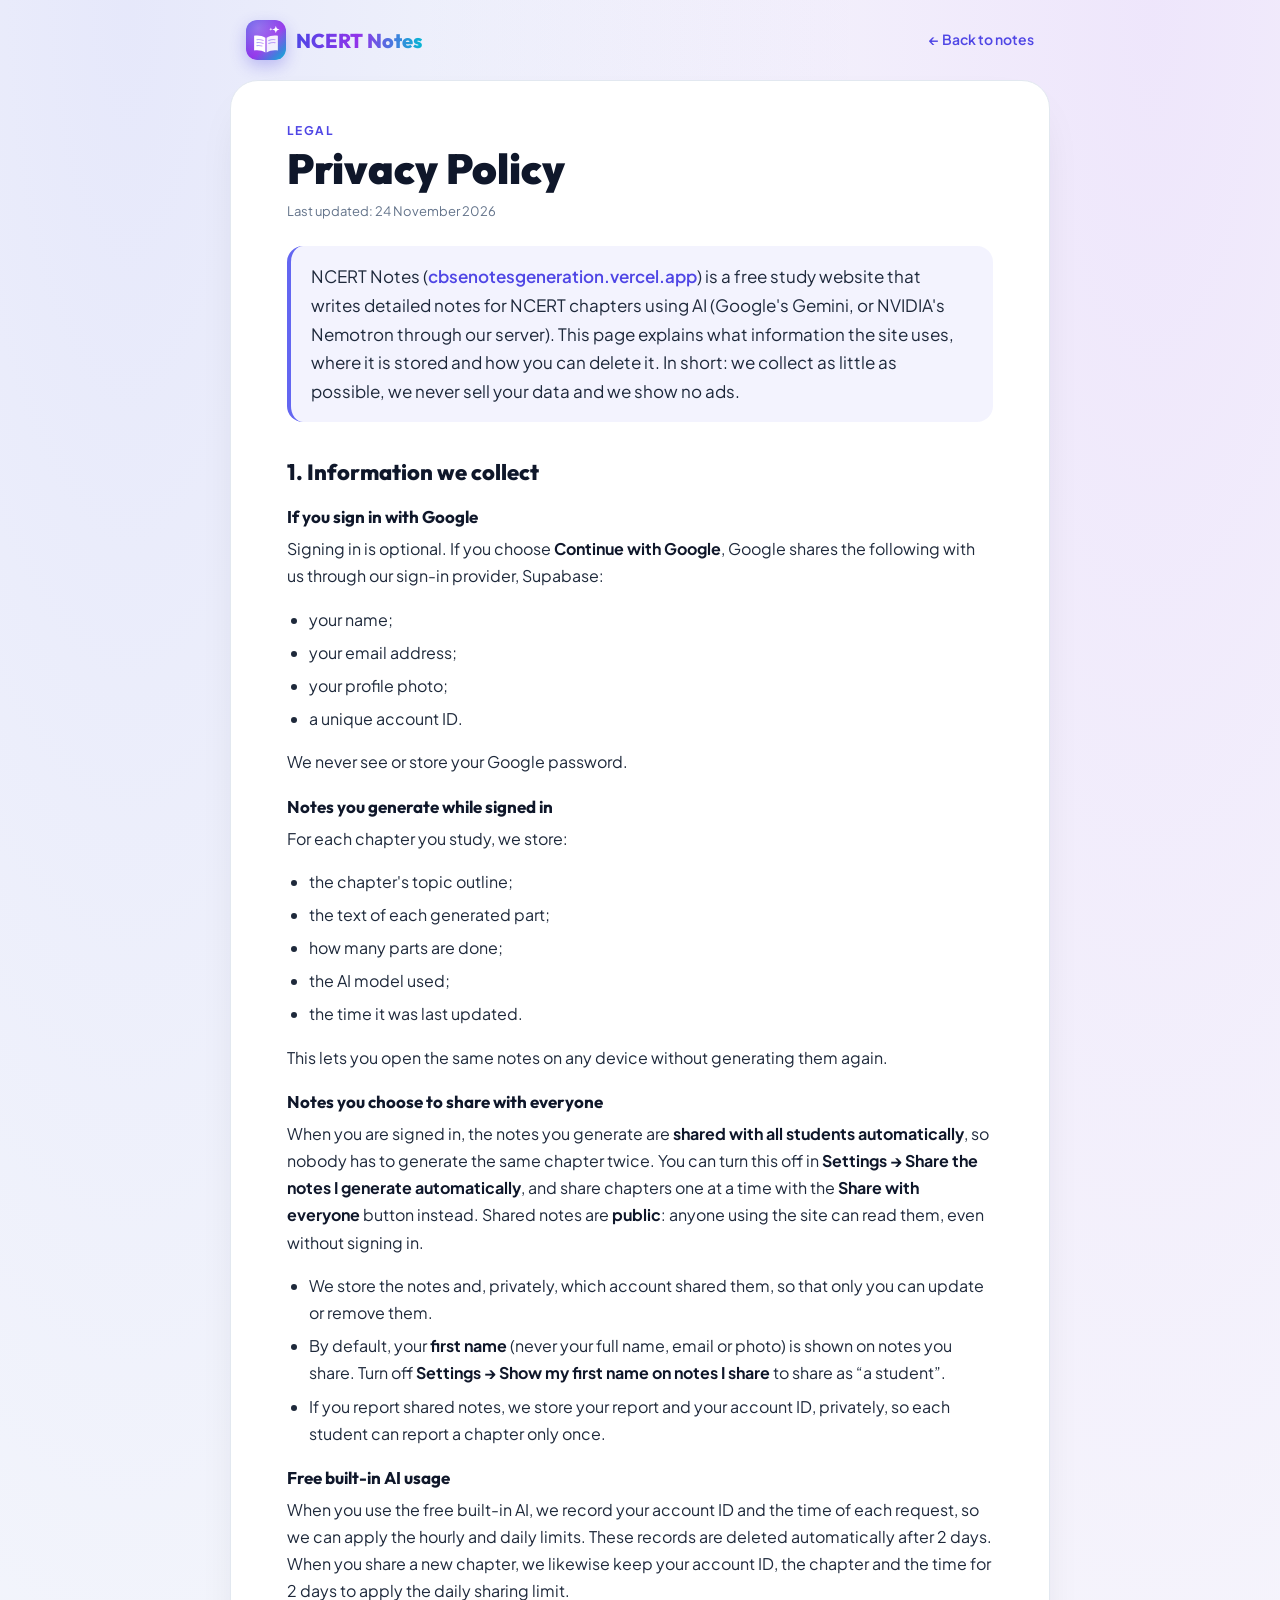
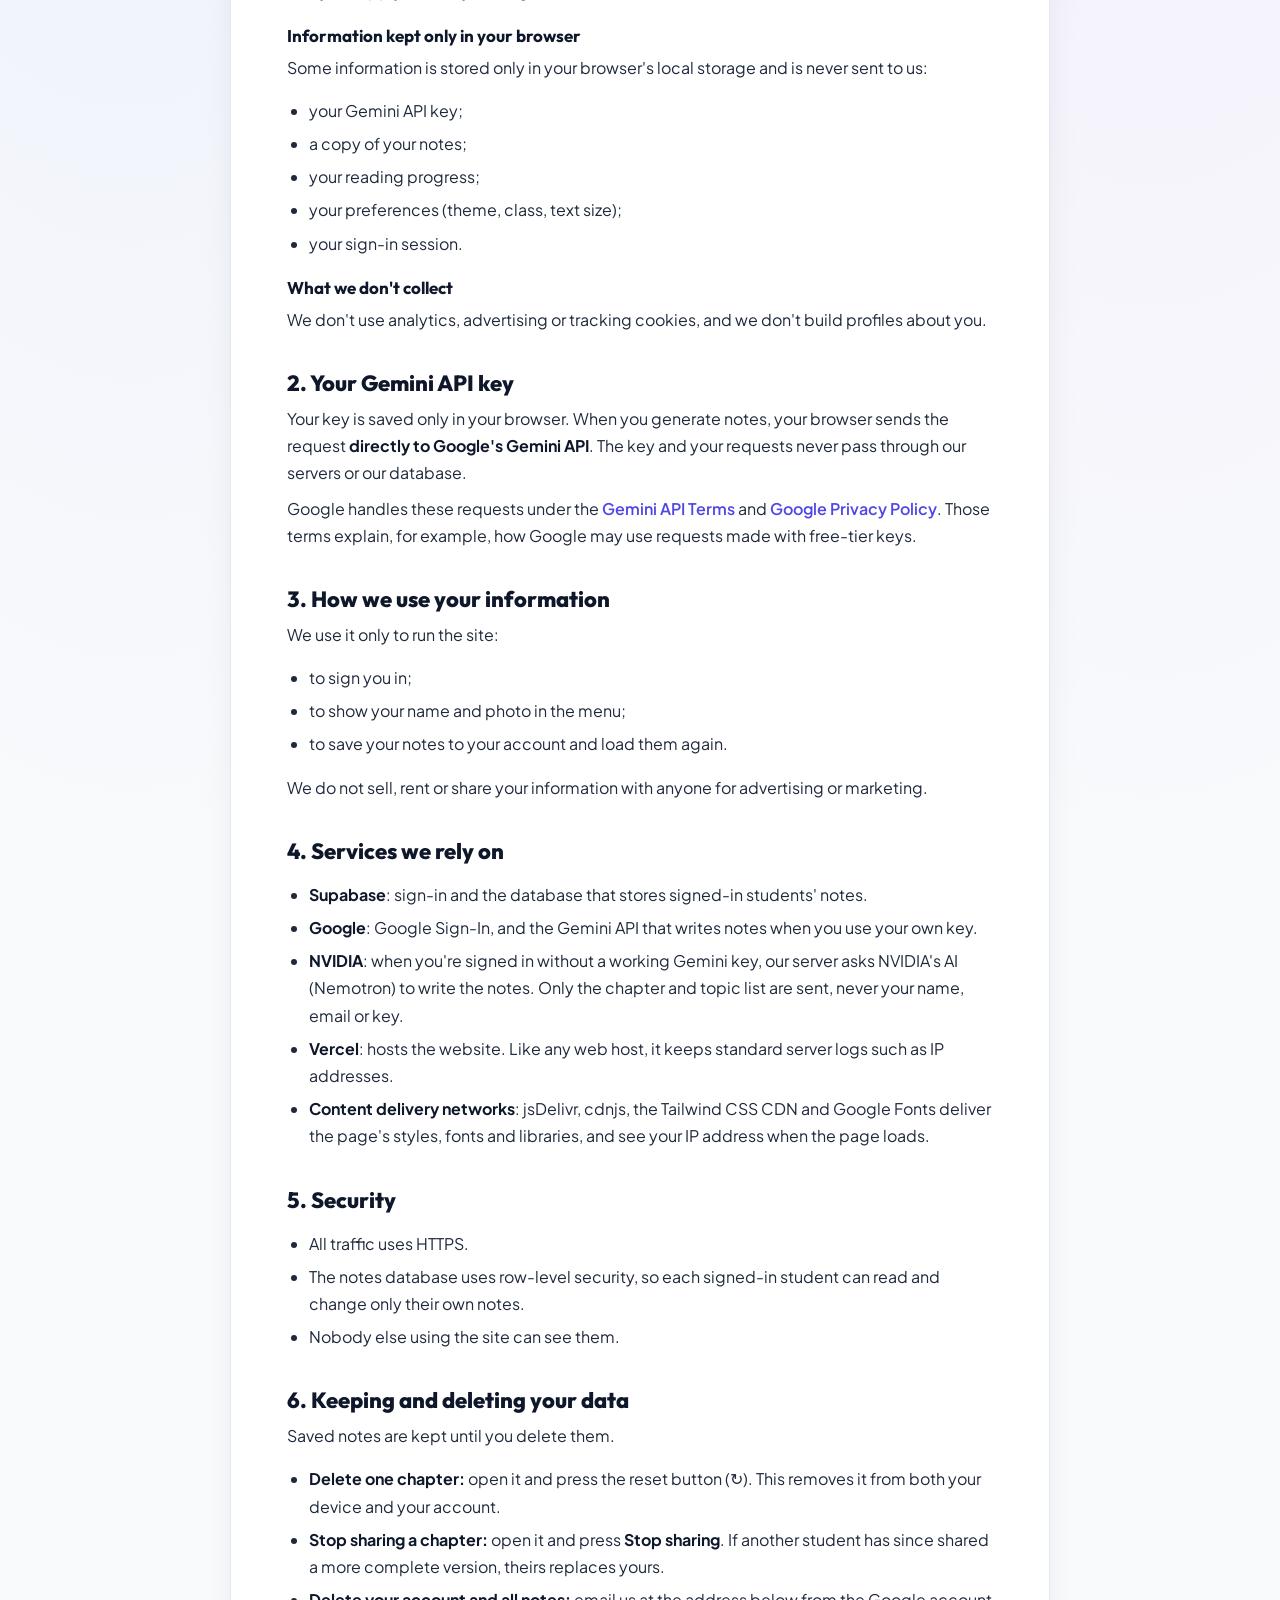
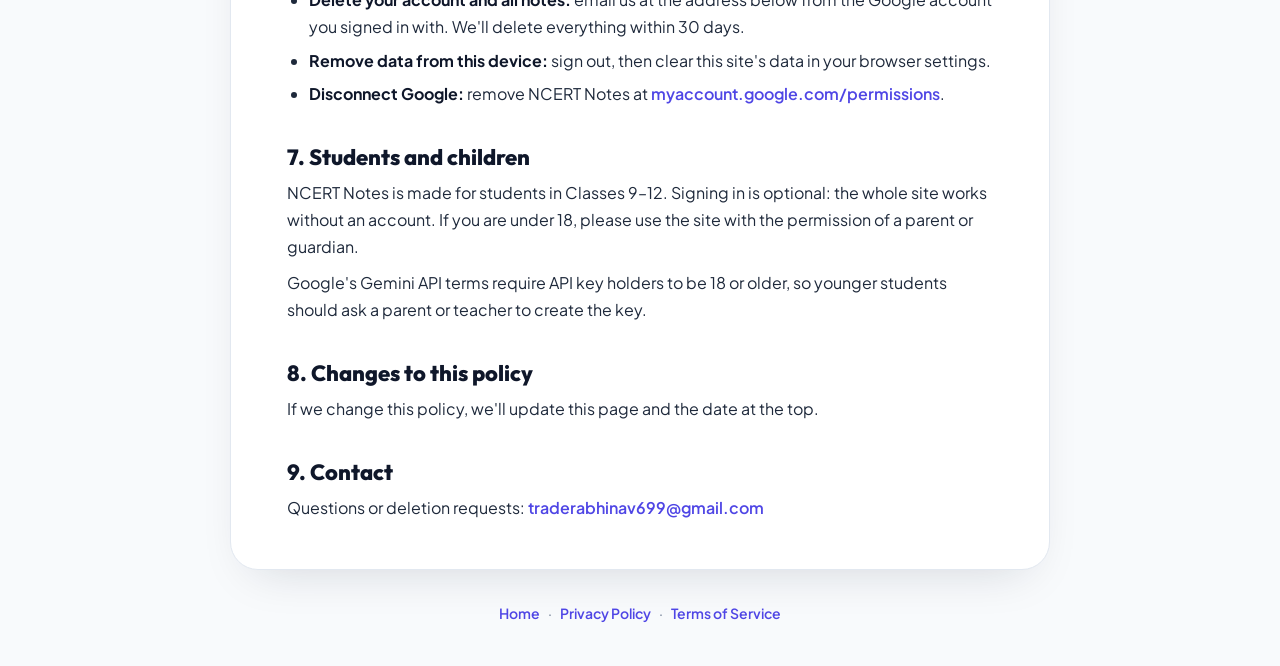
<file: privacy.html>
<!DOCTYPE html>
<html lang="en">
<head>
    <meta charset="UTF-8" />
    <meta name="viewport" content="width=device-width, initial-scale=1.0" />
    <title>Privacy Policy · NCERT Notes</title>
    <meta name="description" content="How NCERT Notes handles your data: Google sign-in, saved notes and your Gemini API key." />
    <link rel="icon" href="assets/logo.svg" type="image/svg+xml" />
    <link rel="icon" href="assets/favicon-32.png" sizes="32x32" type="image/png" />
    <link rel="apple-touch-icon" href="assets/apple-touch-icon.png" />
    <meta name="theme-color" content="#4f46e5" />
    <link rel="canonical" href="https://cbsenotesgeneration.vercel.app/privacy.html" />
    <link rel="stylesheet" href="assets/legal.css" />
    <script>try { if (localStorage.getItem('ncert_theme') === 'dark') document.documentElement.classList.add('dark'); } catch {}</script>
</head>
<body>
    <header>
        <a href="./" class="brand"><img src="assets/logo.svg" alt="" width="40" height="40" /><span>NCERT Notes</span></a>
        <a href="./" class="back">← Back to notes</a>
    </header>

    <main>
        <p class="eyebrow">Legal</p>
        <h1>Privacy Policy</h1>
        <p class="updated">Last updated: 24 November 2026</p>

        <p class="lead">NCERT Notes (<a href="https://cbsenotesgeneration.vercel.app">cbsenotesgeneration.vercel.app</a>) is a free study website that writes detailed notes for NCERT chapters using AI (Google's Gemini, or NVIDIA's Nemotron through our server). This page explains what information the site uses, where it is stored and how you can delete it. In short: we collect as little as possible, we never sell your data and we show no ads.</p>

        <h2>1. Information we collect</h2>
        <h3>If you sign in with Google</h3>
        <p>Signing in is optional. If you choose <b>Continue with Google</b>, Google shares the following with us through our sign-in provider, Supabase:</p>
        <ul>
            <li>your name;</li>
            <li>your email address;</li>
            <li>your profile photo;</li>
            <li>a unique account ID.</li>
        </ul>
        <p>We never see or store your Google password.</p>

        <h3>Notes you generate while signed in</h3>
        <p>For each chapter you study, we store:</p>
        <ul>
            <li>the chapter's topic outline;</li>
            <li>the text of each generated part;</li>
            <li>how many parts are done;</li>
            <li>the AI model used;</li>
            <li>the time it was last updated.</li>
        </ul>
        <p>This lets you open the same notes on any device without generating them again.</p>

        <h3>Notes you choose to share with everyone</h3>
        <p>When you are signed in, the notes you generate are <b>shared with all students automatically</b>, so nobody has to generate the same chapter twice. You can turn this off in <b>Settings → Share the notes I generate automatically</b>, and share chapters one at a time with the <b>Share with everyone</b> button instead. Shared notes are <b>public</b>: anyone using the site can read them, even without signing in.</p>
        <ul>
            <li>We store the notes and, privately, which account shared them, so that only you can update or remove them.</li>
            <li>By default, your <b>first name</b> (never your full name, email or photo) is shown on notes you share. Turn off <b>Settings → Show my first name on notes I share</b> to share as “a student”.</li>
            <li>If you report shared notes, we store your report and your account ID, privately, so each student can report a chapter only once.</li>
        </ul>

        <h3>Free built-in AI usage</h3>
        <p>When you use the free built-in AI, we record your account ID and the time of each request, so we can apply the hourly and daily limits. These records are deleted automatically after 2 days. When you share a new chapter, we likewise keep your account ID, the chapter and the time for 2 days to apply the daily sharing limit.</p>

        <h3>Information kept only in your browser</h3>
        <p>Some information is stored only in your browser's local storage and is never sent to us:</p>
        <ul>
            <li>your Gemini API key;</li>
            <li>a copy of your notes;</li>
            <li>your reading progress;</li>
            <li>your preferences (theme, class, text size);</li>
            <li>your sign-in session.</li>
        </ul>

        <h3>What we don't collect</h3>
        <p>We don't use analytics, advertising or tracking cookies, and we don't build profiles about you.</p>

        <h2>2. Your Gemini API key</h2>
        <p>Your key is saved only in your browser. When you generate notes, your browser sends the request <b>directly to Google's Gemini API</b>. The key and your requests never pass through our servers or our database.</p>
        <p>Google handles these requests under the <a href="https://ai.google.dev/gemini-api/terms" target="_blank" rel="noopener">Gemini API Terms</a> and <a href="https://policies.google.com/privacy" target="_blank" rel="noopener">Google Privacy Policy</a>. Those terms explain, for example, how Google may use requests made with free-tier keys.</p>

        <h2>3. How we use your information</h2>
        <p>We use it only to run the site:</p>
        <ul>
            <li>to sign you in;</li>
            <li>to show your name and photo in the menu;</li>
            <li>to save your notes to your account and load them again.</li>
        </ul>
        <p>We do not sell, rent or share your information with anyone for advertising or marketing.</p>

        <h2>4. Services we rely on</h2>
        <ul>
            <li><b>Supabase</b>: sign-in and the database that stores signed-in students' notes.</li>
            <li><b>Google</b>: Google Sign-In, and the Gemini API that writes notes when you use your own key.</li>
            <li><b>NVIDIA</b>: when you're signed in without a working Gemini key, our server asks NVIDIA's AI (Nemotron) to write the notes. Only the chapter and topic list are sent, never your name, email or key.</li>
            <li><b>Vercel</b>: hosts the website. Like any web host, it keeps standard server logs such as IP addresses.</li>
            <li><b>Content delivery networks</b>: jsDelivr, cdnjs, the Tailwind CSS CDN and Google Fonts deliver the page's styles, fonts and libraries, and see your IP address when the page loads.</li>
        </ul>

        <h2>5. Security</h2>
        <ul>
            <li>All traffic uses HTTPS.</li>
            <li>The notes database uses row-level security, so each signed-in student can read and change only their own notes.</li>
            <li>Nobody else using the site can see them.</li>
        </ul>

        <h2>6. Keeping and deleting your data</h2>
        <p>Saved notes are kept until you delete them.</p>
        <ul>
            <li><b>Delete one chapter:</b> open it and press the reset button (↻). This removes it from both your device and your account.</li>
            <li><b>Stop sharing a chapter:</b> open it and press <b>Stop sharing</b>. If another student has since shared a more complete version, theirs replaces yours.</li>
            <li><b>Delete your account and all notes:</b> email us at the address below from the Google account you signed in with. We'll delete everything within 30 days.</li>
            <li><b>Remove data from this device:</b> sign out, then clear this site's data in your browser settings.</li>
            <li><b>Disconnect Google:</b> remove NCERT Notes at <a href="https://myaccount.google.com/permissions" target="_blank" rel="noopener">myaccount.google.com/permissions</a>.</li>
        </ul>

        <h2>7. Students and children</h2>
        <p>NCERT Notes is made for students in Classes 9–12. Signing in is optional: the whole site works without an account. If you are under 18, please use the site with the permission of a parent or guardian.</p>
        <p>Google's Gemini API terms require API key holders to be 18 or older, so younger students should ask a parent or teacher to create the key.</p>

        <h2>8. Changes to this policy</h2>
        <p>If we change this policy, we'll update this page and the date at the top.</p>

        <h2>9. Contact</h2>
        <p>Questions or deletion requests: <span data-contact></span></p>
    </main>

    <footer>
        <a href="./">Home</a><span>·</span><a href="privacy.html">Privacy Policy</a><span>·</span><a href="terms.html">Terms of Service</a>
    </footer>

    <script src="js/config.js"></script>
    <script src="assets/legal.js"></script>
</body>
</html>
</file>
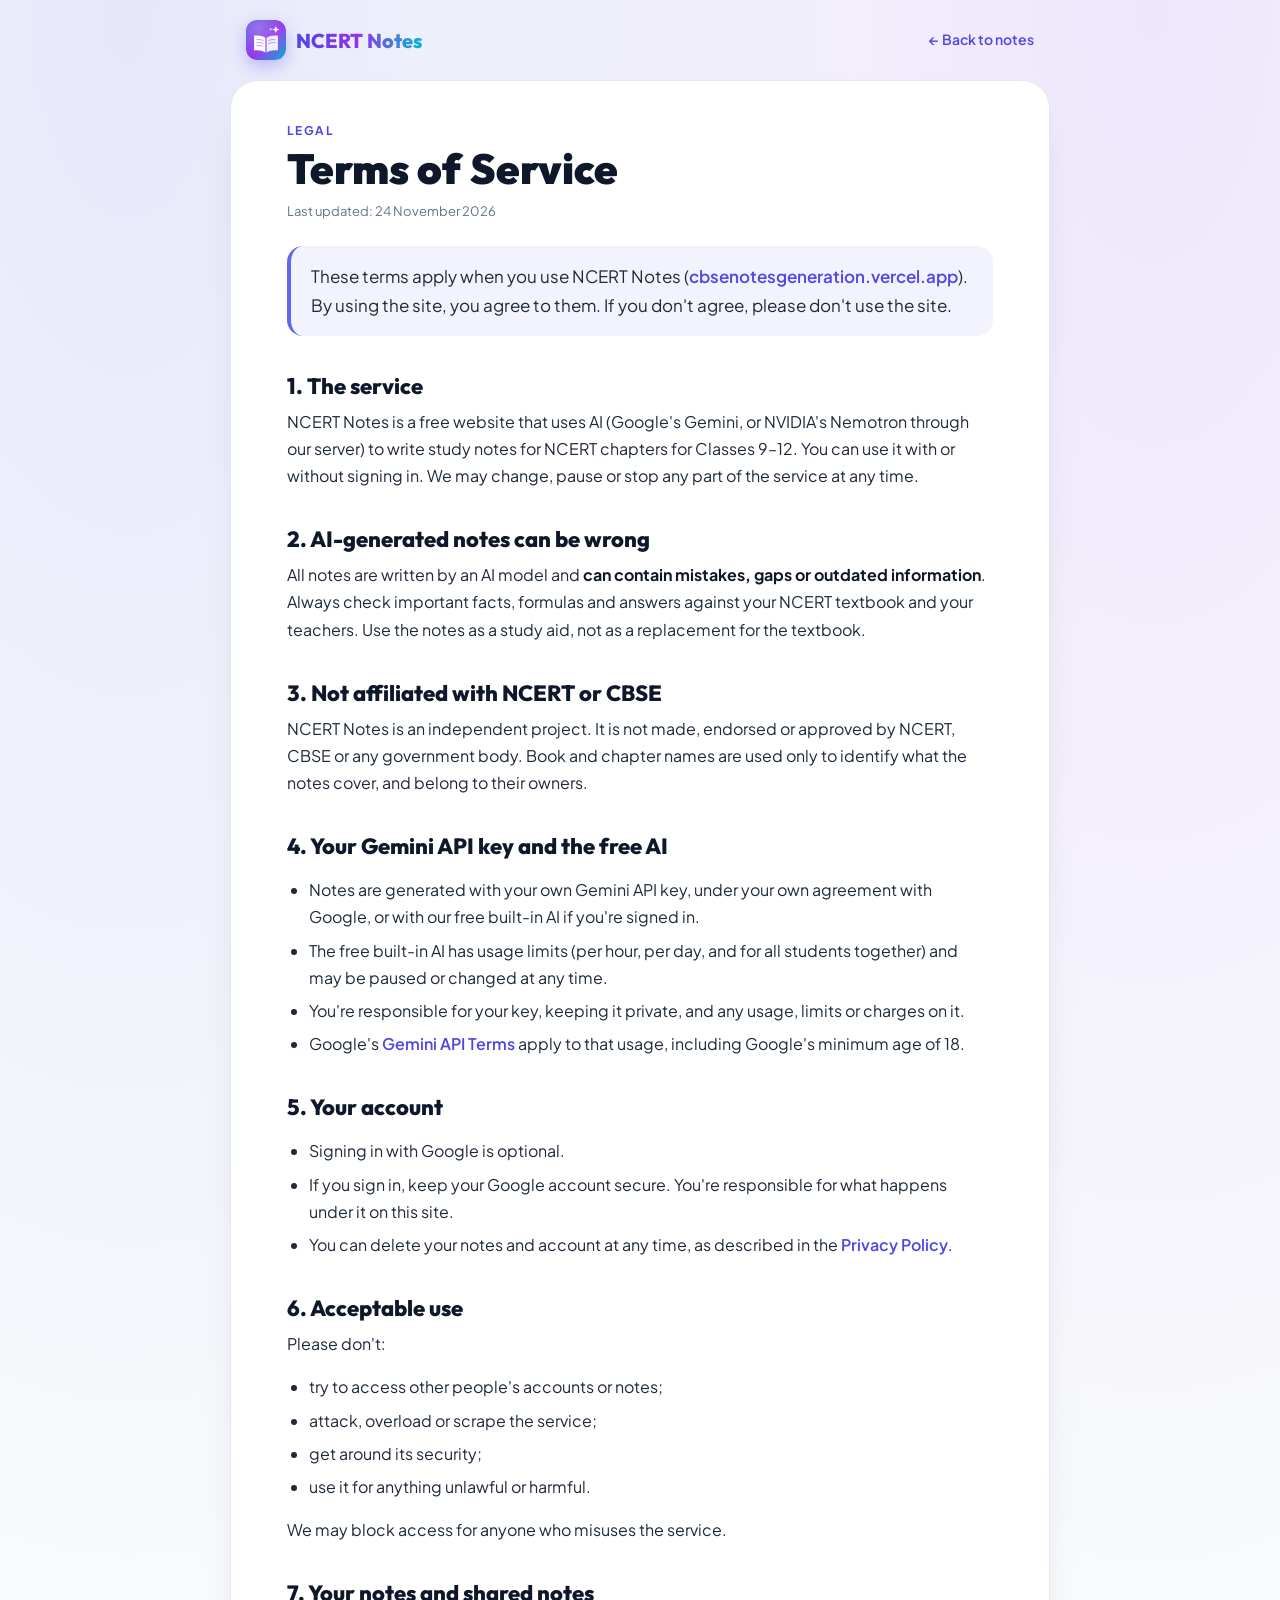
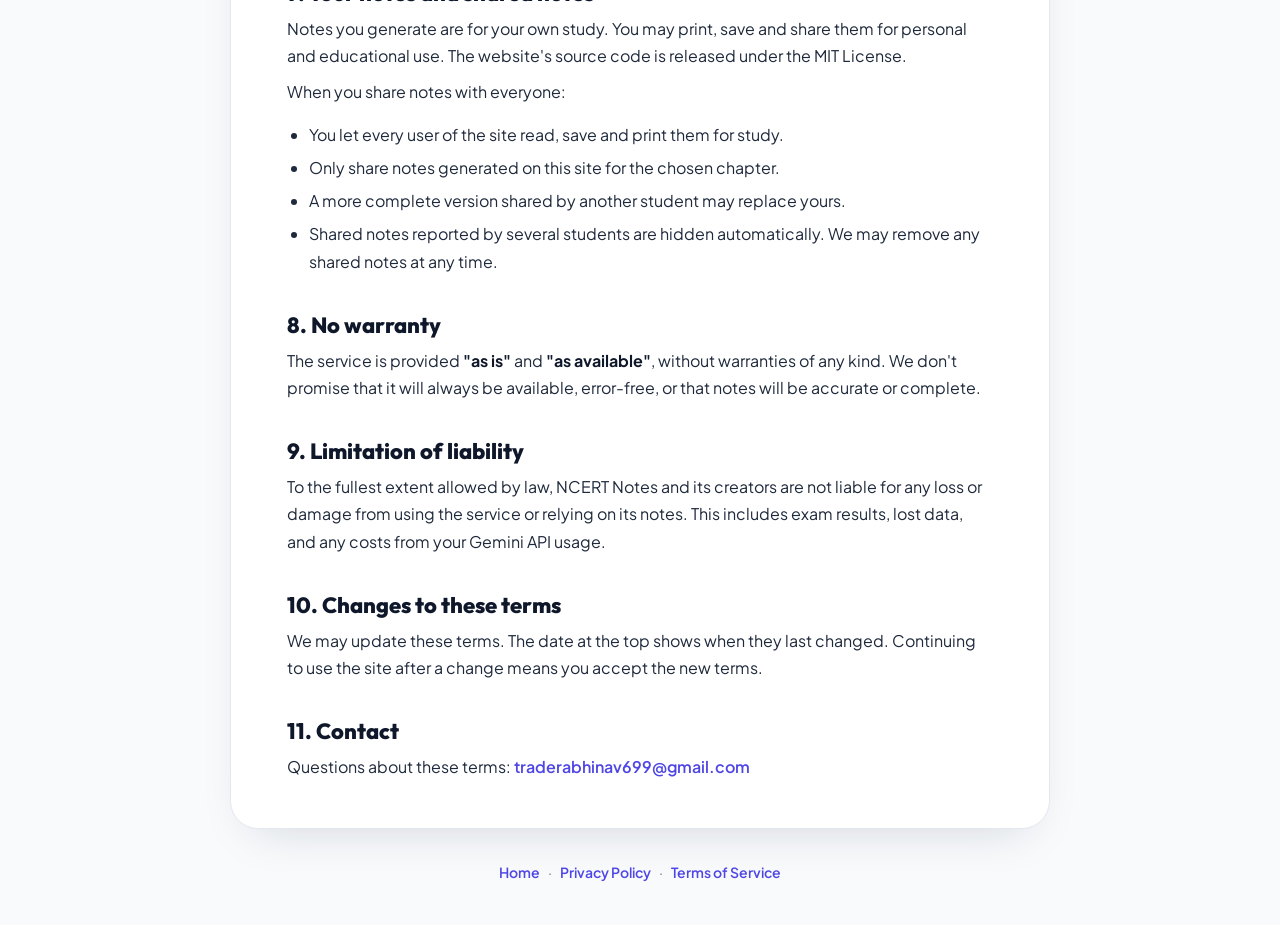
<file: terms.html>
<!DOCTYPE html>
<html lang="en">
<head>
    <meta charset="UTF-8" />
    <meta name="viewport" content="width=device-width, initial-scale=1.0" />
    <title>Terms of Service · NCERT Notes</title>
    <meta name="description" content="The terms for using NCERT Notes, a free AI study notes website for NCERT Classes 9 to 12." />
    <link rel="icon" href="assets/logo.svg" type="image/svg+xml" />
    <link rel="icon" href="assets/favicon-32.png" sizes="32x32" type="image/png" />
    <link rel="apple-touch-icon" href="assets/apple-touch-icon.png" />
    <meta name="theme-color" content="#4f46e5" />
    <link rel="canonical" href="https://cbsenotesgeneration.vercel.app/terms.html" />
    <link rel="stylesheet" href="assets/legal.css" />
    <script>try { if (localStorage.getItem('ncert_theme') === 'dark') document.documentElement.classList.add('dark'); } catch {}</script>
</head>
<body>
    <header>
        <a href="./" class="brand"><img src="assets/logo.svg" alt="" width="40" height="40" /><span>NCERT Notes</span></a>
        <a href="./" class="back">← Back to notes</a>
    </header>

    <main>
        <p class="eyebrow">Legal</p>
        <h1>Terms of Service</h1>
        <p class="updated">Last updated: 24 November 2026</p>

        <p class="lead">These terms apply when you use NCERT Notes (<a href="https://cbsenotesgeneration.vercel.app">cbsenotesgeneration.vercel.app</a>). By using the site, you agree to them. If you don't agree, please don't use the site.</p>

        <h2>1. The service</h2>
        <p>NCERT Notes is a free website that uses AI (Google's Gemini, or NVIDIA's Nemotron through our server) to write study notes for NCERT chapters for Classes 9–12. You can use it with or without signing in. We may change, pause or stop any part of the service at any time.</p>

        <h2>2. AI-generated notes can be wrong</h2>
        <p>All notes are written by an AI model and <b>can contain mistakes, gaps or outdated information</b>. Always check important facts, formulas and answers against your NCERT textbook and your teachers. Use the notes as a study aid, not as a replacement for the textbook.</p>

        <h2>3. Not affiliated with NCERT or CBSE</h2>
        <p>NCERT Notes is an independent project. It is not made, endorsed or approved by NCERT, CBSE or any government body. Book and chapter names are used only to identify what the notes cover, and belong to their owners.</p>

        <h2>4. Your Gemini API key and the free AI</h2>
        <ul>
            <li>Notes are generated with your own Gemini API key, under your own agreement with Google, or with our free built-in AI if you're signed in.</li>
            <li>The free built-in AI has usage limits (per hour, per day, and for all students together) and may be paused or changed at any time.</li>
            <li>You're responsible for your key, keeping it private, and any usage, limits or charges on it.</li>
            <li>Google's <a href="https://ai.google.dev/gemini-api/terms" target="_blank" rel="noopener">Gemini API Terms</a> apply to that usage, including Google's minimum age of 18.</li>
        </ul>

        <h2>5. Your account</h2>
        <ul>
            <li>Signing in with Google is optional.</li>
            <li>If you sign in, keep your Google account secure. You're responsible for what happens under it on this site.</li>
            <li>You can delete your notes and account at any time, as described in the <a href="privacy.html">Privacy Policy</a>.</li>
        </ul>

        <h2>6. Acceptable use</h2>
        <p>Please don't:</p>
        <ul>
            <li>try to access other people's accounts or notes;</li>
            <li>attack, overload or scrape the service;</li>
            <li>get around its security;</li>
            <li>use it for anything unlawful or harmful.</li>
        </ul>
        <p>We may block access for anyone who misuses the service.</p>

        <h2>7. Your notes and shared notes</h2>
        <p>Notes you generate are for your own study. You may print, save and share them for personal and educational use. The website's source code is released under the MIT License.</p>
        <p>When you share notes with everyone:</p>
        <ul>
            <li>You let every user of the site read, save and print them for study.</li>
            <li>Only share notes generated on this site for the chosen chapter.</li>
            <li>A more complete version shared by another student may replace yours.</li>
            <li>Shared notes reported by several students are hidden automatically. We may remove any shared notes at any time.</li>
        </ul>

        <h2>8. No warranty</h2>
        <p>The service is provided <b>"as is"</b> and <b>"as available"</b>, without warranties of any kind. We don't promise that it will always be available, error-free, or that notes will be accurate or complete.</p>

        <h2>9. Limitation of liability</h2>
        <p>To the fullest extent allowed by law, NCERT Notes and its creators are not liable for any loss or damage from using the service or relying on its notes. This includes exam results, lost data, and any costs from your Gemini API usage.</p>

        <h2>10. Changes to these terms</h2>
        <p>We may update these terms. The date at the top shows when they last changed. Continuing to use the site after a change means you accept the new terms.</p>

        <h2>11. Contact</h2>
        <p>Questions about these terms: <span data-contact></span></p>
    </main>

    <footer>
        <a href="./">Home</a><span>·</span><a href="privacy.html">Privacy Policy</a><span>·</span><a href="terms.html">Terms of Service</a>
    </footer>

    <script src="js/config.js"></script>
    <script src="assets/legal.js"></script>
</body>
</html>
</file>
<file: assets/legal.css>
/* Styles for the Privacy Policy and Terms pages (no framework needed). */
@import url('https://fonts.googleapis.com/css2?family=Outfit:wght@700;800;900&family=Plus+Jakarta+Sans:wght@400;500;600;700&display=swap');

:root {
  --bg: #f8fafc; --card: #ffffff; --text: #1e293b; --muted: #64748b; --heading: #0f172a;
  --border: #e2e8f0; --accent: #4f46e5; --accent-soft: rgba(99, 102, 241, .08);
}
html.dark {
  --bg: #090d16; --card: #111827; --text: #cbd5e1; --muted: #94a3b8; --heading: #f1f5f9;
  --border: #1e293b; --accent: #a5b4fc; --accent-soft: rgba(99, 102, 241, .12);
}
* { box-sizing: border-box; }
body {
  margin: 0; background: var(--bg); color: var(--text);
  font: 16px/1.7 'Plus Jakarta Sans', system-ui, sans-serif;
  background-image: radial-gradient(at 10% 0%, rgba(99, 102, 241, .12) 0, transparent 45%),
                    radial-gradient(at 90% 0%, rgba(168, 85, 247, .12) 0, transparent 45%);
}
a { color: var(--accent); font-weight: 600; text-decoration: none; }
a:hover { text-decoration: underline; }

header {
  max-width: 820px; margin: 0 auto; padding: 20px 16px;
  display: flex; align-items: center; justify-content: space-between; gap: 12px;
}
.brand { display: flex; align-items: center; gap: 10px; color: var(--heading); }
.brand:hover { text-decoration: none; }
.brand img { border-radius: 11px; box-shadow: 0 6px 16px rgba(79, 70, 229, .3); }
.brand span {
  font: 800 20px 'Outfit', sans-serif;
  background: linear-gradient(90deg, #4f46e5, #9333ea, #06b6d4); -webkit-background-clip: text; background-clip: text; color: transparent;
}
.back { font-size: 14px; }

main {
  max-width: 820px; margin: 0 auto 32px; padding: 40px clamp(20px, 5vw, 56px);
  background: var(--card); border: 1px solid var(--border); border-radius: 28px;
  box-shadow: 0 20px 50px -24px rgba(15, 23, 42, .18);
}
@media (max-width: 860px) { main { margin: 0 16px 32px; } }
.eyebrow { margin: 0; font-size: 12px; font-weight: 700; letter-spacing: .12em; text-transform: uppercase; color: var(--accent); }
h1 { margin: 4px 0 0; font: 900 clamp(30px, 6vw, 42px)/1.15 'Outfit', sans-serif; color: var(--heading); }
.updated { margin: 6px 0 24px; font-size: 13px; color: var(--muted); }
.lead { font-size: 17px; padding: 16px 20px; border-radius: 16px; background: var(--accent-soft); border-left: 4px solid #6366f1; }
h2 { margin: 36px 0 8px; font: 800 22px 'Outfit', sans-serif; color: var(--heading); }
h3 { margin: 20px 0 4px; font: 700 17px 'Outfit', sans-serif; color: var(--heading); }
p { margin: 8px 0; }
ul { padding-left: 22px; }
li { margin: 6px 0; }
b { color: var(--heading); }

footer {
  text-align: center; padding: 0 16px 40px; font-size: 14px; color: var(--muted);
  display: flex; justify-content: center; flex-wrap: wrap; gap: 8px;
}
</file>
